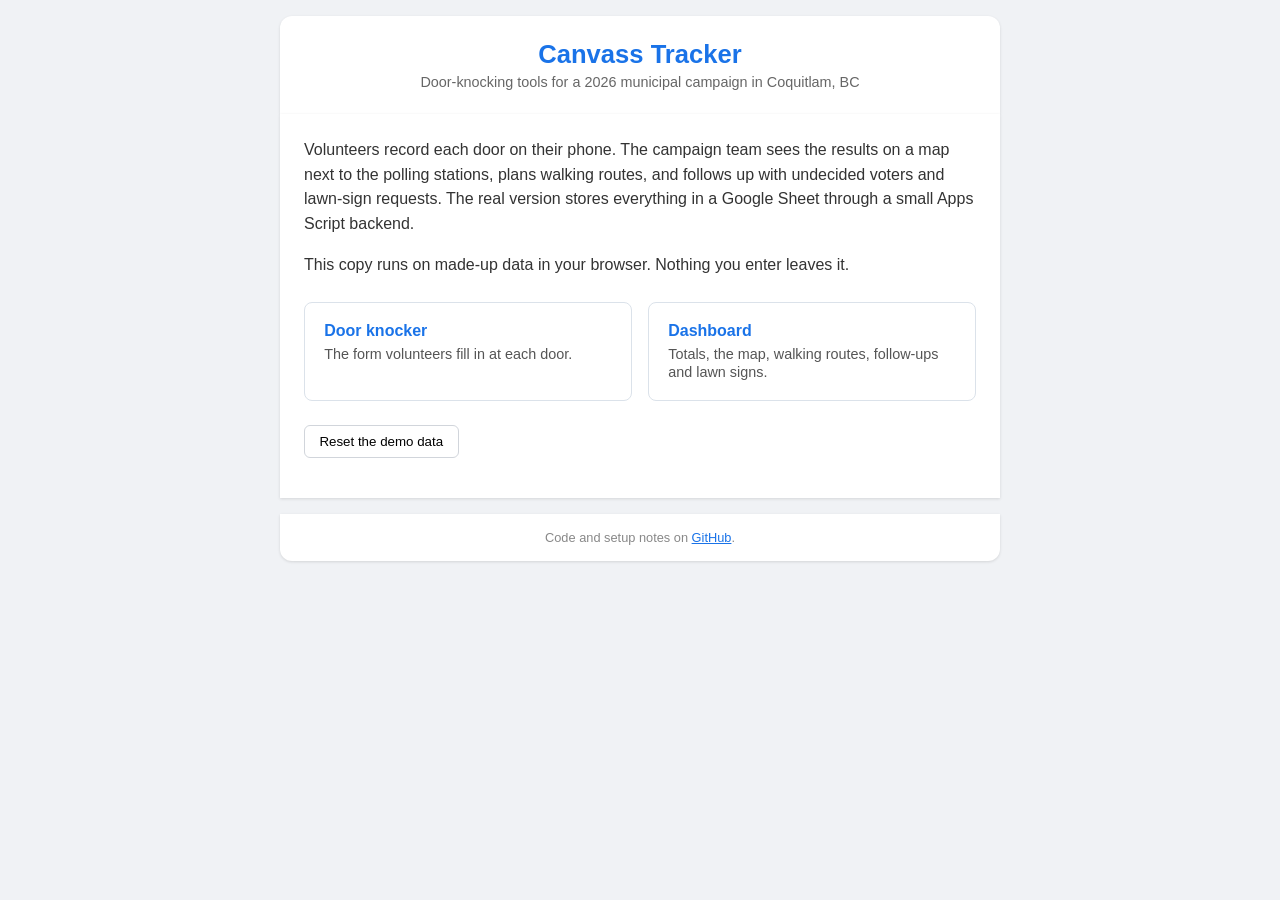
<file: index.html>
<!DOCTYPE html>
<html lang="en">
<head>
    <meta charset="UTF-8">
    <meta name="viewport" content="width=device-width, initial-scale=1.0">
    <title>Canvass Tracker</title>
    <link rel="stylesheet" href="styles.css">
    <style>
        .container { max-width: 720px; }
        main p { line-height: 1.55; margin-bottom: 1rem; color: #333; }
        .pages { display: grid; grid-template-columns: 1fr 1fr; gap: 1rem; margin: 1.5rem 0; }
        .pages a { display: block; padding: 1.2rem; border: 1px solid #dbe2ea; border-radius: 8px; text-decoration: none; color: #202124; }
        .pages a:hover { border-color: #1a73e8; }
        .pages strong { display: block; color: #1a73e8; margin-bottom: 0.3rem; }
        .pages span { font-size: 0.9rem; color: #555; }
        button { padding: 0.5rem 0.9rem; border: 1px solid #d1d5db; background: #fff; border-radius: 6px; cursor: pointer; }
        @media (max-width: 600px) { .pages { grid-template-columns: 1fr; } }
    </style>
</head>
<body>
    <div class="container">
        <header>
            <h1>Canvass Tracker</h1>
            <p>Door-knocking tools for a 2026 municipal campaign in Coquitlam, BC</p>
        </header>

        <main>
            <p>Volunteers record each door on their phone. The campaign team sees the results on a map next to the polling stations, plans walking routes, and follows up with undecided voters and lawn-sign requests. The real version stores everything in a Google Sheet through a small Apps Script backend.</p>
            <p>This copy runs on made-up data in your browser. Nothing you enter leaves it.</p>

            <div class="pages">
                <a href="door-knocker.html"><strong>Door knocker</strong><span>The form volunteers fill in at each door.</span></a>
                <a href="dashboard.html"><strong>Dashboard</strong><span>Totals, the map, walking routes, follow-ups and lawn signs.</span></a>
            </div>

            <p><button type="button" id="reset">Reset the demo data</button> <span id="reset-status"></span></p>
        </main>

        <footer>Code and setup notes on <a href="https://github.com/atamalfuzi/canvass-tracker">GitHub</a>.</footer>
    </div>

    <script src="shared.js"></script>
    <script>
        document.getElementById('reset').addEventListener('click', () => {
            demo.reset();
            document.getElementById('reset-status').textContent = 'Done. The demo is back to its starting data.';
        });
    </script>
</body>
</html>
</file>
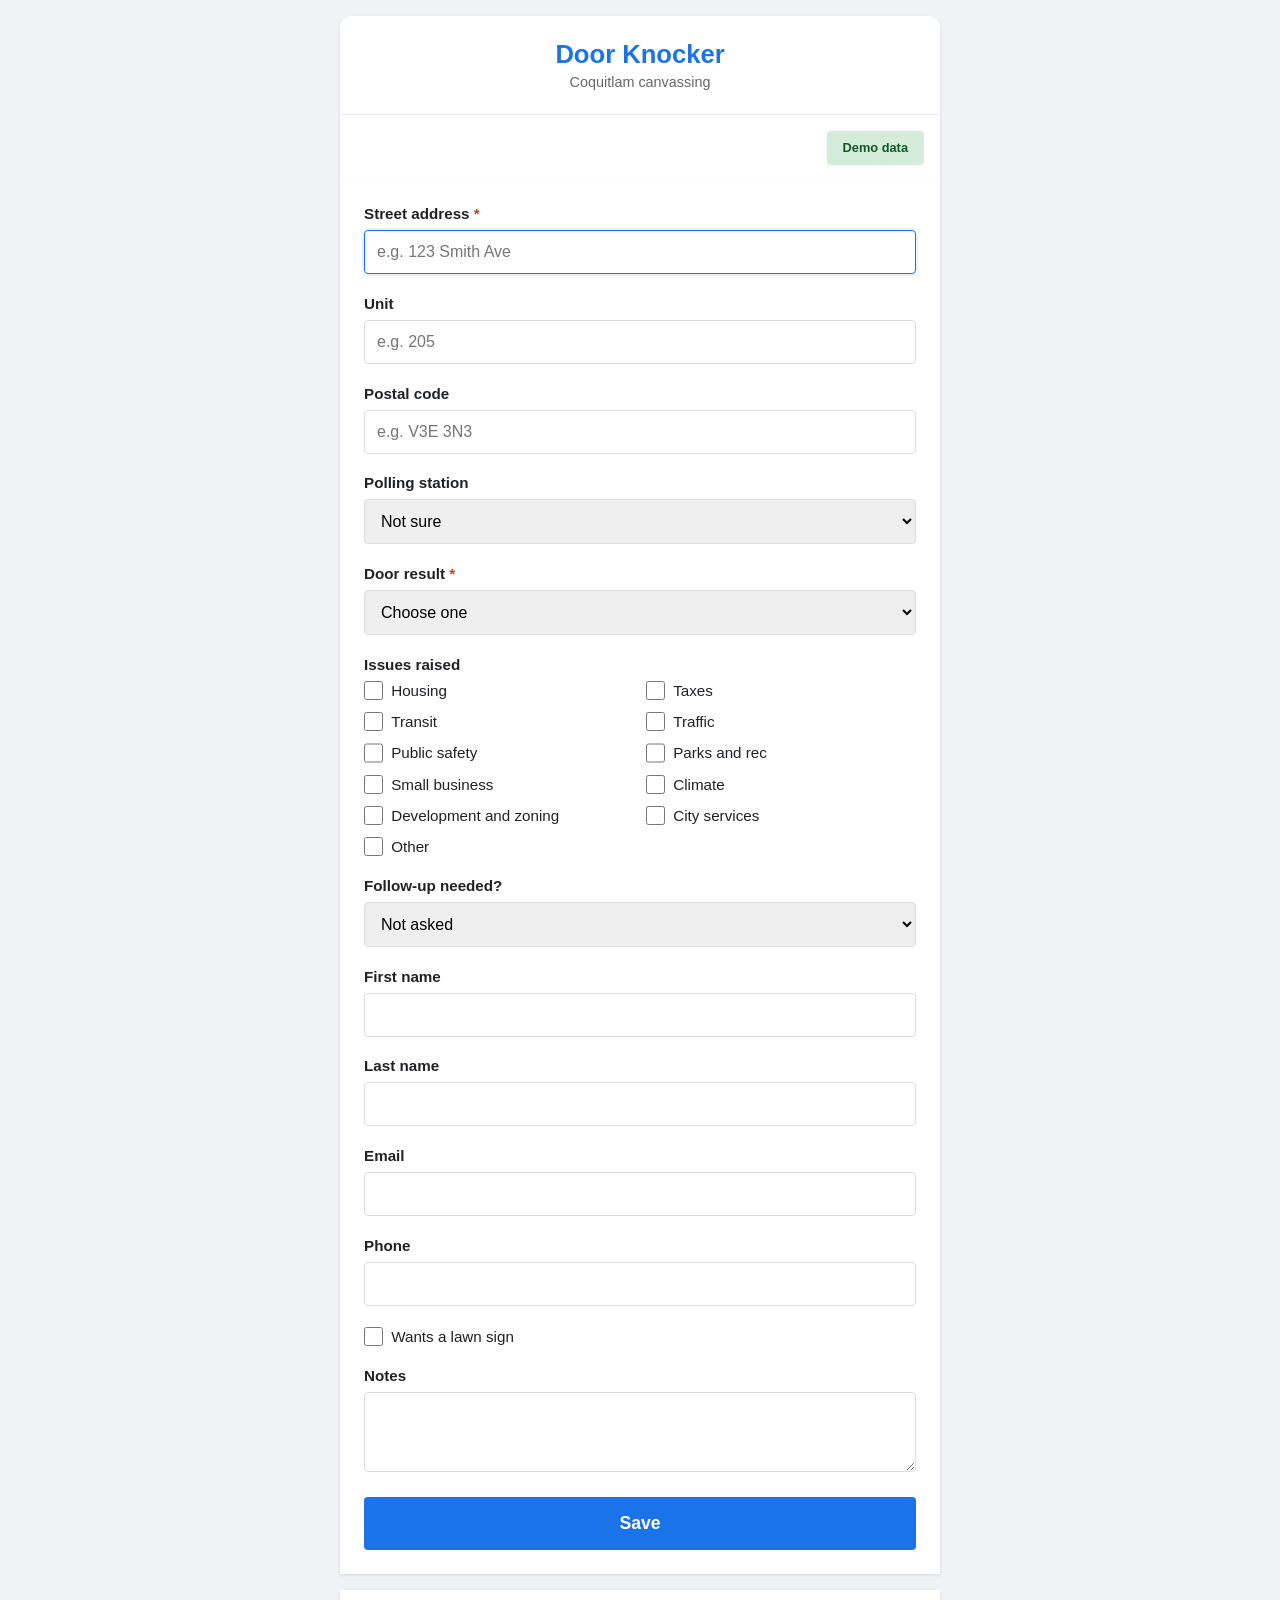
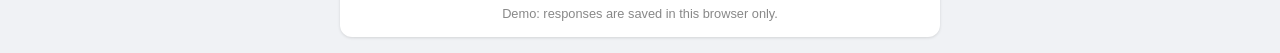
<file: door-knocker.html>
<!DOCTYPE html>
<html lang="en">
<head>
    <meta charset="UTF-8">
    <meta name="viewport" content="width=device-width, initial-scale=1.0">
    <title>Door Knocker</title>
    <link rel="stylesheet" href="styles.css">
    <style>
        .container { max-width: 600px; }
        .form-group { margin-bottom: 1.3rem; }
        label { display: block; margin-bottom: 0.5rem; font-weight: 600; font-size: 0.95rem; color: #202124; }
        .required::after { content: " *"; color: #d33b27; }
        input[type="text"], input[type="email"], input[type="tel"], textarea, select { width: 100%; padding: 0.75rem; border: 1px solid #dadce0; border-radius: 4px; font-size: 1rem; font-family: inherit; }
        input:focus, textarea:focus, select:focus { outline: none; border-color: #1a73e8; box-shadow: 0 0 0 2px rgba(26,115,232,0.1); }
        #support-level.outcome-red { background: #fee2e2; border-color: #dc2626; color: #991b1b; }
        #support-level.outcome-dark { background: #1f2937; border-color: #111827; color: #fff; }
        #support-level.outcome-green { background: #dcfce7; border-color: #16a34a; color: #166534; }
        #support-level.outcome-yellow { background: #fef9c3; border-color: #eab308; color: #854d0e; }
        #support-level.outcome-gray { background: #e5e7eb; border-color: #9ca3af; color: #374151; }
        textarea { resize: vertical; min-height: 80px; }
        .checkbox-group { display: grid; grid-template-columns: repeat(2, 1fr); gap: 0.75rem; }
        .checkbox-item { display: flex; align-items: center; }
        .checkbox-item input[type="checkbox"] { width: 1.2rem; height: 1.2rem; cursor: pointer; accent-color: #1a73e8; margin-right: 0.5rem; }
        .checkbox-item label { margin-bottom: 0; cursor: pointer; font-weight: normal; font-size: 0.95rem; }
        .message { padding: 1rem; border-radius: 4px; margin-bottom: 1rem; display: none; font-weight: 500; }
        .message.show { display: block; }
        .success { background: #d4edda; color: #155724; }
        .error { background: #f8d7da; color: #721c24; }
        button[type="submit"] { width: 100%; padding: 1rem; border: none; border-radius: 4px; font-size: 1.1rem; font-weight: 700; cursor: pointer; background: #1a73e8; color: white; }
        button[type="submit"]:hover:not(:disabled) { background: #1557b0; }
        button[type="submit"]:disabled { background: #ccc; cursor: not-allowed; opacity: 0.6; }
        @media (max-width: 600px) {
            .checkbox-group { grid-template-columns: 1fr; }
            input, textarea, select { font-size: 16px; }
        }
    </style>
</head>
<body>
    <div class="container">
        <header>
            <h1>Door Knocker</h1>
            <p>Coquitlam canvassing</p>
        </header>

        <div class="status-bar">
            <div id="connection-status" class="status">Connecting...</div>
        </div>

        <main>
            <div id="message" class="message" role="status"></div>

            <form id="entry-form">
                <div class="form-group">
                    <label for="street-address" class="required">Street address</label>
                    <input type="text" id="street-address" required placeholder="e.g. 123 Smith Ave" autofocus>
                </div>

                <div class="form-group">
                    <label for="unit-number">Unit</label>
                    <input type="text" id="unit-number" placeholder="e.g. 205">
                </div>

                <div class="form-group">
                    <label for="postal-code">Postal code</label>
                    <input type="text" id="postal-code" placeholder="e.g. V3E 3N3">
                </div>

                <div class="form-group">
                    <label for="route-area">Polling station</label>
                    <select id="route-area">
                        <option value="">Not sure</option>
                    </select>
                </div>

                <div class="form-group">
                    <label for="support-level" class="required">Door result</label>
                    <select id="support-level" required>
                        <option value="">Choose one</option>
                    </select>
                </div>

                <div class="form-group">
                    <label>Issues raised</label>
                    <div class="checkbox-group">
                        <div class="checkbox-item">
                            <input type="checkbox" id="issue-housing" value="Housing" class="issue-checkbox">
                            <label for="issue-housing">Housing</label>
                        </div>
                        <div class="checkbox-item">
                            <input type="checkbox" id="issue-taxes" value="Taxes" class="issue-checkbox">
                            <label for="issue-taxes">Taxes</label>
                        </div>
                        <div class="checkbox-item">
                            <input type="checkbox" id="issue-transit" value="Transit" class="issue-checkbox">
                            <label for="issue-transit">Transit</label>
                        </div>
                        <div class="checkbox-item">
                            <input type="checkbox" id="issue-traffic" value="Traffic" class="issue-checkbox">
                            <label for="issue-traffic">Traffic</label>
                        </div>
                        <div class="checkbox-item">
                            <input type="checkbox" id="issue-safety" value="Public safety" class="issue-checkbox">
                            <label for="issue-safety">Public safety</label>
                        </div>
                        <div class="checkbox-item">
                            <input type="checkbox" id="issue-parks" value="Parks and recreation" class="issue-checkbox">
                            <label for="issue-parks">Parks and rec</label>
                        </div>
                        <div class="checkbox-item">
                            <input type="checkbox" id="issue-business" value="Small business" class="issue-checkbox">
                            <label for="issue-business">Small business</label>
                        </div>
                        <div class="checkbox-item">
                            <input type="checkbox" id="issue-climate" value="Climate / environment" class="issue-checkbox">
                            <label for="issue-climate">Climate</label>
                        </div>
                        <div class="checkbox-item">
                            <input type="checkbox" id="issue-dev" value="Development / zoning" class="issue-checkbox">
                            <label for="issue-dev">Development and zoning</label>
                        </div>
                        <div class="checkbox-item">
                            <input type="checkbox" id="issue-services" value="City services" class="issue-checkbox">
                            <label for="issue-services">City services</label>
                        </div>
                        <div class="checkbox-item">
                            <input type="checkbox" id="issue-other" value="Other" class="issue-checkbox">
                            <label for="issue-other">Other</label>
                        </div>
                    </div>
                </div>

                <div class="form-group">
                    <label for="follow-up-needed">Follow-up needed?</label>
                    <select id="follow-up-needed">
                        <option value="">Not asked</option>
                        <option value="No">No</option>
                        <option value="Yes">Yes</option>
                    </select>
                </div>

                <div class="form-group">
                    <label for="first-name">First name</label>
                    <input type="text" id="first-name" autocomplete="off">
                </div>

                <div class="form-group">
                    <label for="last-name">Last name</label>
                    <input type="text" id="last-name" autocomplete="off">
                </div>

                <div class="form-group">
                    <label for="email">Email</label>
                    <input type="email" id="email" autocomplete="off">
                </div>

                <div class="form-group">
                    <label for="phone">Phone</label>
                    <input type="tel" id="phone" autocomplete="off">
                </div>

                <div class="form-group">
                    <div class="checkbox-item">
                        <input type="checkbox" id="lawn-sign">
                        <label for="lawn-sign">Wants a lawn sign</label>
                    </div>
                </div>

                <div class="form-group">
                    <label for="notes">Notes</label>
                    <textarea id="notes"></textarea>
                </div>

                <button type="submit">Save</button>
            </form>
        </main>

        <footer id="footer">Each response is saved to the campaign's Google Sheet.</footer>
    </div>

    <script src="shared.js"></script>
    <script>
        const doorKnocker = {
            init() {
                const stations = document.getElementById('route-area');
                POLLING_STATIONS.filter(station => station.kind === 'regular').forEach(station => stations.add(new Option(stationLabel(station))));
                const outcomes = document.getElementById('support-level');
                OUTCOMES.forEach((_, name) => outcomes.add(new Option(name)));
                outcomes.addEventListener('change', () => this.colorOutcome());
                document.getElementById('entry-form').addEventListener('submit', event => {
                    event.preventDefault();
                    this.submitRecord();
                });
                this.checkConnection();
            },

            checkConnection() {
                if (DEMO) {
                    this.setStatus('Demo data', true);
                    document.getElementById('footer').textContent = 'Demo: responses are saved in this browser only.';
                    return;
                }
                // Any JSON reply means the web app is reachable. The "Invalid action" answer is fine here.
                fetch(WEBAPP_URL)
                    .then(response => response.json())
                    .then(() => this.setStatus('Connected', true))
                    .catch(() => this.setStatus("Can't reach the sheet", false));
            },

            setStatus(text, ok) {
                const status = document.getElementById('connection-status');
                status.textContent = text;
                status.className = ok ? 'status connected' : 'status';
            },

            colorOutcome() {
                const select = document.getElementById('support-level');
                const outcome = OUTCOMES.get(select.value);
                select.className = outcome ? 'outcome-' + outcome.tone : '';
            },

            async submitRecord() {
                const form = document.getElementById('entry-form');
                const value = id => document.getElementById(id).value.trim();
                const street = value('street-address');
                const unit = value('unit-number');
                const doorId = unit ? `${street} Unit ${unit}` : street;
                const submitButton = form.querySelector('button[type="submit"]');
                submitButton.disabled = true;

                try {
                    await api({
                        action: 'addDoor',
                        timestamp: new Date().toISOString(),
                        streetAddress: street,
                        unitNumber: unit,
                        postalCode: value('postal-code'),
                        routeArea: value('route-area'),
                        supportLevel: value('support-level'),
                        mainIssueDiscussed: [...document.querySelectorAll('.issue-checkbox:checked')].map(box => box.value).join('; '),
                        followUpNeeded: value('follow-up-needed'),
                        firstName: value('first-name'),
                        lastName: value('last-name'),
                        email: value('email'),
                        phone: value('phone'),
                        lawnSign: document.getElementById('lawn-sign').checked ? 'Yes' : 'No',
                        contacted: 'Yes',
                        notes: value('notes'),
                        mapAddress: `${street}, Coquitlam, BC`,
                        latitude: '',
                        longitude: '',
                        doorId
                    }, true);
                    this.showMessage('Saved ' + doorId, 'success');
                    // Volunteers walk one area at a time, so keep the station for the next door.
                    const station = value('route-area');
                    form.reset();
                    this.colorOutcome();
                    document.getElementById('route-area').value = station;
                    document.getElementById('street-address').focus();
                } catch (error) {
                    this.showMessage(error instanceof TypeError ? "Couldn't reach the sheet. Try again." : 'Not saved: ' + error.message, 'error');
                } finally {
                    submitButton.disabled = false;
                }
            },

            showMessage(text, type) {
                const message = document.getElementById('message');
                message.textContent = text;
                message.className = 'message show ' + type;
                setTimeout(() => message.classList.remove('show'), 3500);
            }
        };

        document.addEventListener('DOMContentLoaded', () => doorKnocker.init());
    </script>
</body>
</html>
</file>
<file: styles.css>
* { margin: 0; padding: 0; box-sizing: border-box; }
body { font-family: -apple-system, BlinkMacSystemFont, 'Segoe UI', Roboto, sans-serif; background: #f0f2f5; padding: 1rem; }
.container { max-width: 1200px; margin: 0 auto; }
header { background: white; padding: 1.5rem; border-radius: 12px 12px 0 0; text-align: center; box-shadow: 0 1px 3px rgba(0,0,0,0.12); }
header h1 { font-size: 1.6rem; color: #1a73e8; margin-bottom: 0.3rem; }
header p { font-size: 0.9rem; color: #666; }
.status-bar { background: white; padding: 1rem; border-top: 1px solid #eee; display: flex; justify-content: flex-end; box-shadow: 0 1px 3px rgba(0,0,0,0.12); }
.status { padding: 0.6rem 1rem; border-radius: 4px; font-size: 0.8rem; font-weight: 600; white-space: nowrap; background: #f3f3f3; color: #666; }
.status.connected { background: #d4edda; color: #155724; }
main { background: white; padding: 1.5rem; box-shadow: 0 1px 3px rgba(0,0,0,0.12); }
footer { background: white; padding: 1rem; text-align: center; font-size: 0.8rem; color: #888; margin-top: 1rem; border-radius: 0 0 12px 12px; box-shadow: 0 1px 3px rgba(0,0,0,0.12); }
a { color: #1a73e8; }
@media (max-width: 600px) {
    body { padding: 0.5rem; }
    header h1 { font-size: 1.3rem; }
}
</file>
